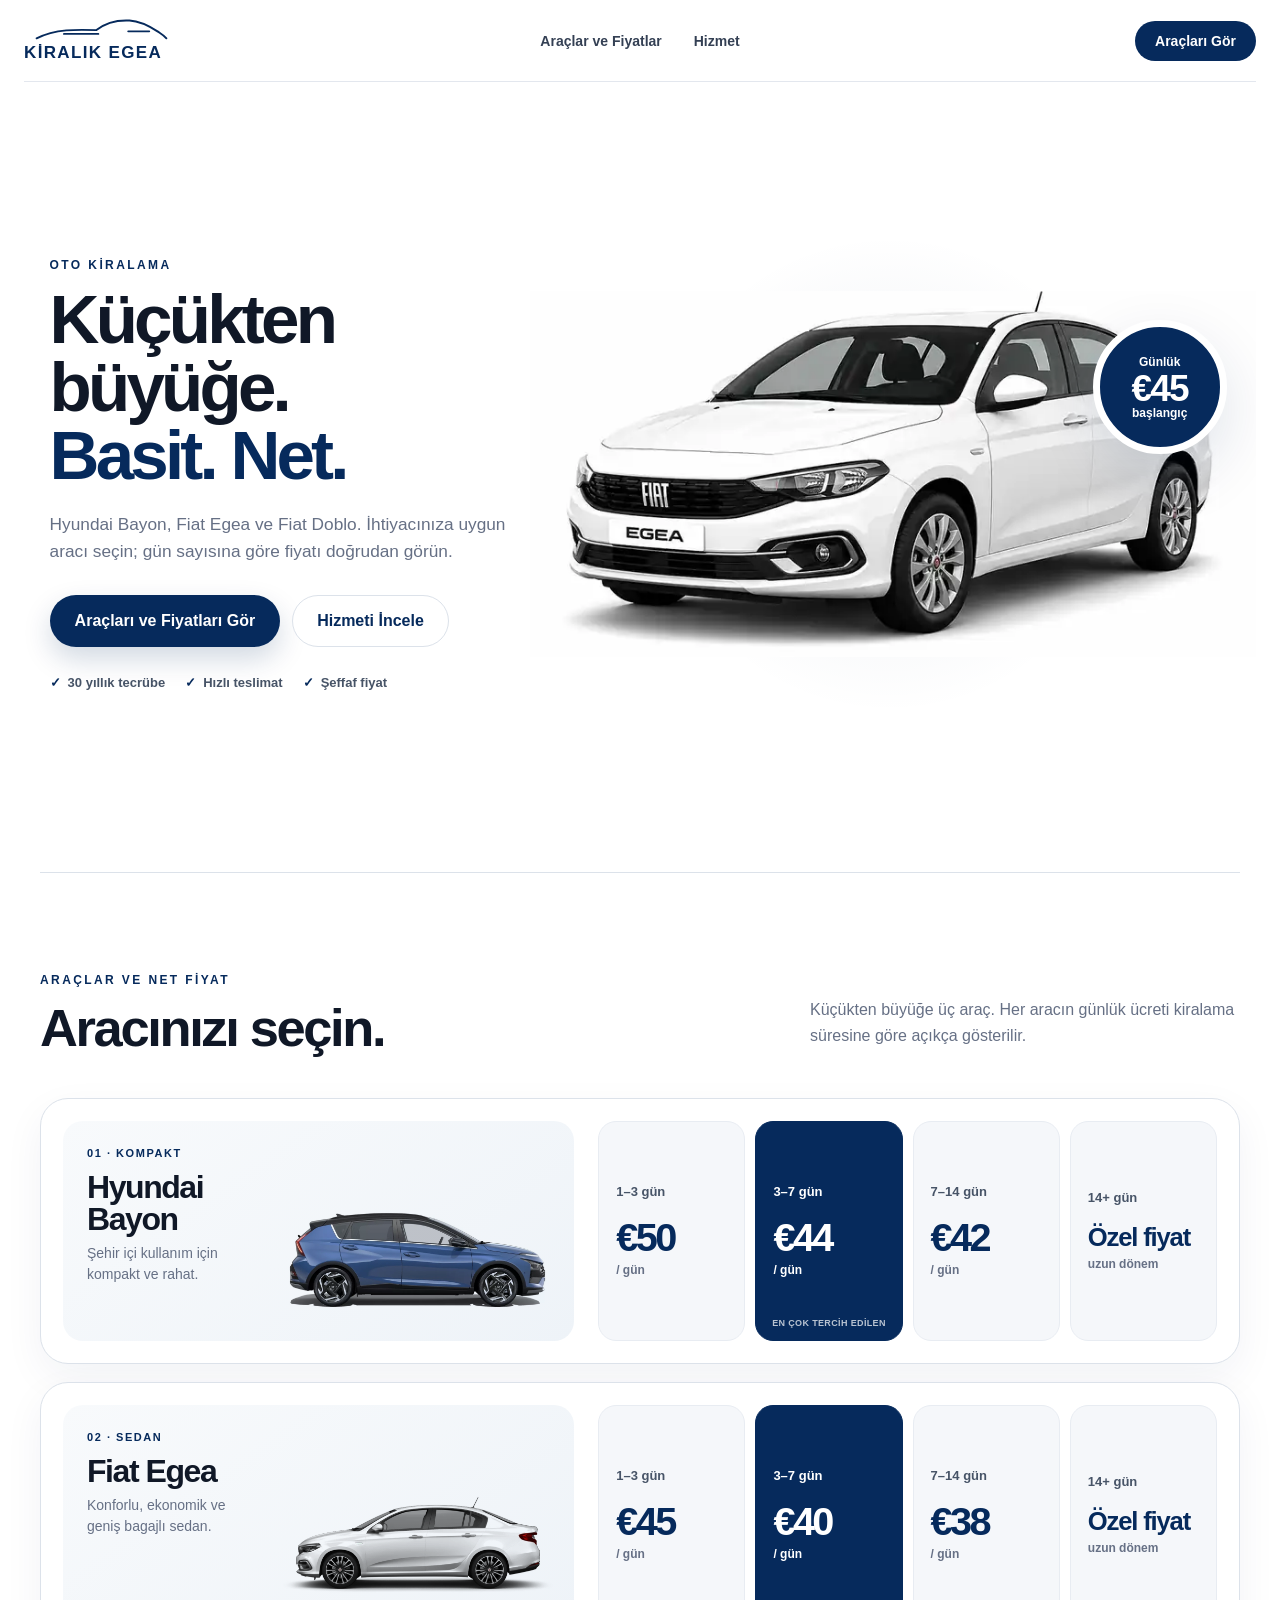
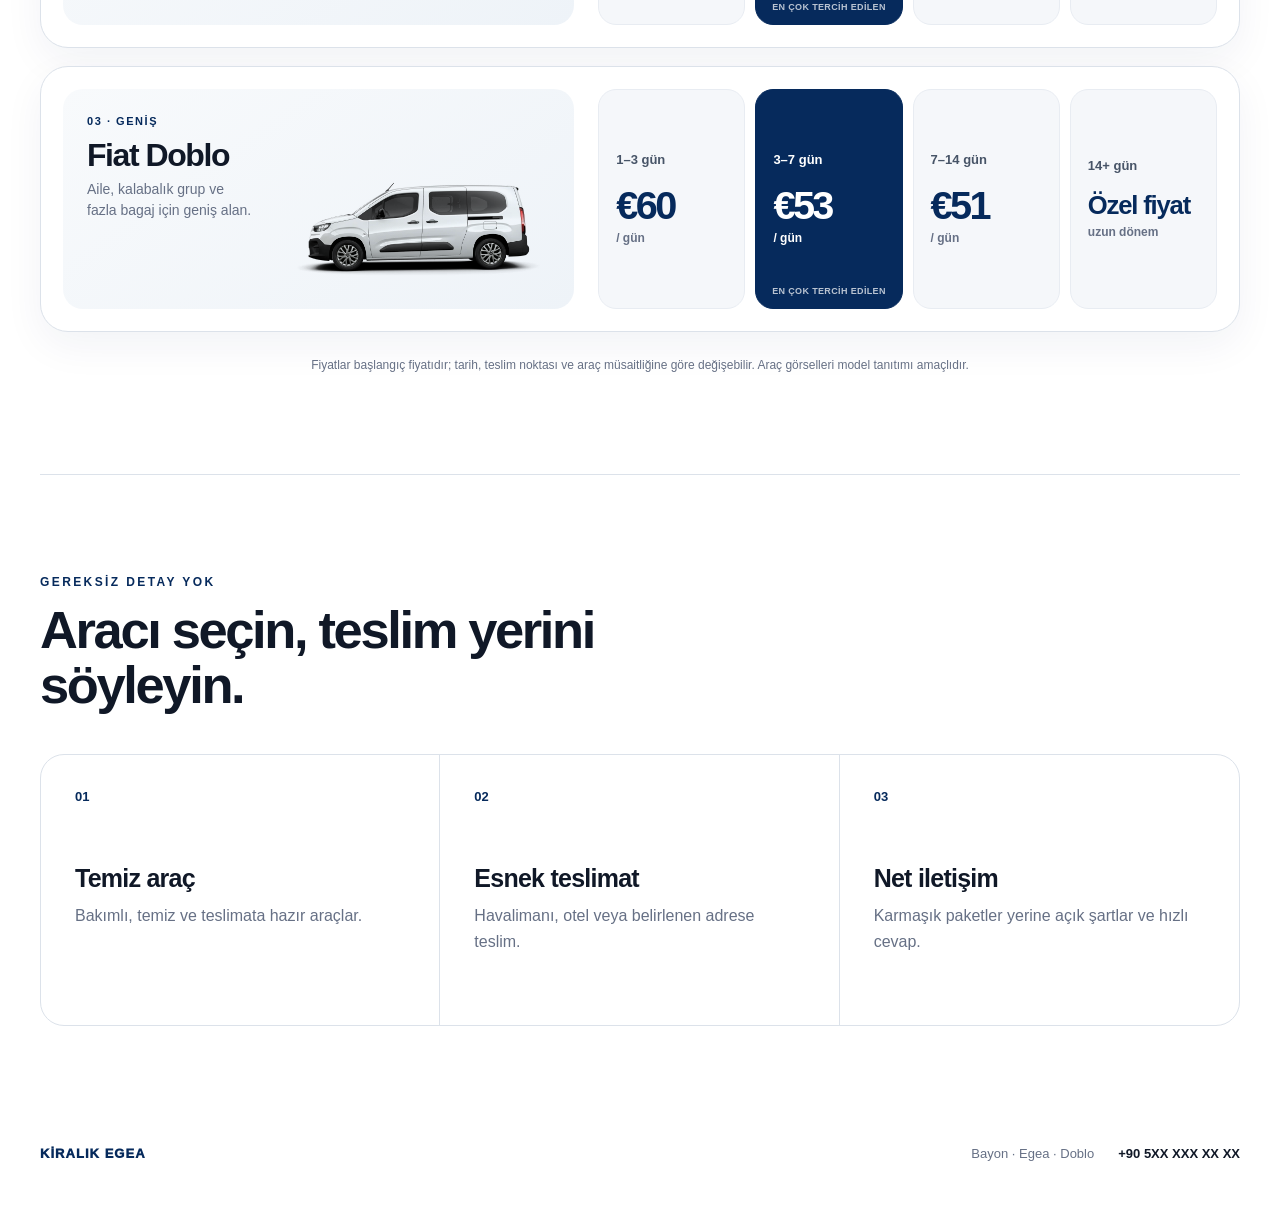
<file: index.html>
<!doctype html>
<html lang="tr">
<head>
  <meta charset="utf-8" />
  <meta name="viewport" content="width=device-width, initial-scale=1, viewport-fit=cover" />
  <meta name="theme-color" content="#ffffff" />
  <meta name="description" content="Hyundai Bayon, Fiat Egea ve Fiat Doblo kiralama. Araçlara ve gün sayısına göre net fiyatları görün." />
  <title>Kiralık Egea | Bayon, Egea ve Doblo Oto Kiralama</title>
  <link rel="icon" href="assets/favicon.svg" />
  <link rel="stylesheet" href="style.css" />
</head>
<body>
  <header class="site-header" aria-label="Ana menü">
    <a class="brand" href="#anasayfa" aria-label="Kiralık Egea ana sayfa">
      <svg class="brand-mark" viewBox="0 0 220 44" aria-hidden="true">
        <path d="M8 32c30-15 63-14 94-13 15-12 32-16 52-15 17 1 30 8 44 17 6 4 10 6 14 11" />
        <path d="M51 25h54m47-4h33" />
      </svg>
      <span>KİRALIK EGEA</span>
    </a>

    <nav class="desktop-nav" aria-label="Sayfa bağlantıları">
      <a href="#fiyatlar">Araçlar ve Fiyatlar</a>
      <a href="#avantajlar">Hizmet</a>
    </nav>

    <a class="header-cta" href="#fiyatlar">Araçları Gör</a>
  </header>

  <main id="anasayfa">
    <section class="hero" aria-labelledby="hero-title">
      <div class="hero-copy">
        <p class="eyebrow">OTO KİRALAMA</p>
        <h1 id="hero-title">Küçükten büyüğe.<br /><span>Basit. Net.</span></h1>
        <p class="hero-text">Hyundai Bayon, Fiat Egea ve Fiat Doblo. İhtiyacınıza uygun aracı seçin; gün sayısına göre fiyatı doğrudan görün.</p>

        <div class="hero-actions">
          <a class="button button-primary" href="#fiyatlar">Araçları ve Fiyatları Gör</a>
          <a class="button button-secondary" href="#avantajlar">Hizmeti İncele</a>
        </div>

        <div class="trust-row" aria-label="Hizmet özellikleri">
          <span>30 yıllık tecrübe</span>
          <span>Hızlı teslimat</span>
          <span>Şeffaf fiyat</span>
        </div>
      </div>

      <div class="hero-visual" aria-label="Beyaz Fiat Egea kiralık araç">
        <div class="price-badge">
          <span>Günlük</span>
          <strong>€45</strong>
          <small>başlangıç</small>
        </div>
        <img src="assets/egea-car.webp" alt="Beyaz Fiat Egea sedan" width="1220" height="610" fetchpriority="high" />
      </div>
    </section>

    <section class="fleet-pricing section" id="fiyatlar" aria-labelledby="pricing-title">
      <div class="section-heading section-heading-split">
        <div>
          <p class="eyebrow">ARAÇLAR VE NET FİYAT</p>
          <h2 id="pricing-title">Aracınızı seçin.</h2>
        </div>
        <p class="section-intro">Küçükten büyüğe üç araç. Her aracın günlük ücreti kiralama süresine göre açıkça gösterilir.</p>
      </div>

      <div class="vehicle-list">
        <article class="vehicle-card">
          <div class="vehicle-identity">
            <div class="vehicle-copy">
              <span class="vehicle-size">01 · KOMPAKT</span>
              <h3>Hyundai Bayon</h3>
              <p>Şehir içi kullanım için kompakt ve rahat.</p>
            </div>
            <img class="vehicle-image" src="assets/bayon-side.webp" alt="Hyundai Bayon yandan görünüm" width="1400" height="560" loading="lazy" />
          </div>
          <div class="vehicle-prices" aria-label="Hyundai Bayon günlük kiralama fiyatları">
            <div class="price-cell"><span>1–3 gün</span><strong>€50</strong><small>/ gün</small></div>
            <div class="price-cell is-popular"><span>3–7 gün</span><strong>€44</strong><small>/ gün</small><em>En çok tercih edilen</em></div>
            <div class="price-cell"><span>7–14 gün</span><strong>€42</strong><small>/ gün</small></div>
            <div class="price-cell"><span>14+ gün</span><strong class="price-text">Özel fiyat</strong><small>uzun dönem</small></div>
          </div>
        </article>

        <article class="vehicle-card">
          <div class="vehicle-identity">
            <div class="vehicle-copy">
              <span class="vehicle-size">02 · SEDAN</span>
              <h3>Fiat Egea</h3>
              <p>Konforlu, ekonomik ve geniş bagajlı sedan.</p>
            </div>
            <img class="vehicle-image" src="assets/egea-side.webp" alt="Fiat Egea yandan görünüm" width="1400" height="560" loading="lazy" />
          </div>
          <div class="vehicle-prices" aria-label="Fiat Egea günlük kiralama fiyatları">
            <div class="price-cell"><span>1–3 gün</span><strong>€45</strong><small>/ gün</small></div>
            <div class="price-cell is-popular"><span>3–7 gün</span><strong>€40</strong><small>/ gün</small><em>En çok tercih edilen</em></div>
            <div class="price-cell"><span>7–14 gün</span><strong>€38</strong><small>/ gün</small></div>
            <div class="price-cell"><span>14+ gün</span><strong class="price-text">Özel fiyat</strong><small>uzun dönem</small></div>
          </div>
        </article>

        <article class="vehicle-card">
          <div class="vehicle-identity">
            <div class="vehicle-copy">
              <span class="vehicle-size">03 · GENİŞ</span>
              <h3>Fiat Doblo</h3>
              <p>Aile, kalabalık grup ve fazla bagaj için geniş alan.</p>
            </div>
            <img class="vehicle-image" src="assets/doblo-side.webp" alt="Fiat Doblo yandan görünüm" width="1400" height="560" loading="lazy" />
          </div>
          <div class="vehicle-prices" aria-label="Fiat Doblo günlük kiralama fiyatları">
            <div class="price-cell"><span>1–3 gün</span><strong>€60</strong><small>/ gün</small></div>
            <div class="price-cell is-popular"><span>3–7 gün</span><strong>€53</strong><small>/ gün</small><em>En çok tercih edilen</em></div>
            <div class="price-cell"><span>7–14 gün</span><strong>€51</strong><small>/ gün</small></div>
            <div class="price-cell"><span>14+ gün</span><strong class="price-text">Özel fiyat</strong><small>uzun dönem</small></div>
          </div>
        </article>
      </div>

      <p class="pricing-note">Fiyatlar başlangıç fiyatıdır; tarih, teslim noktası ve araç müsaitliğine göre değişebilir. Araç görselleri model tanıtımı amaçlıdır.</p>
    </section>

    <section class="benefits section" id="avantajlar" aria-labelledby="benefits-title">
      <div class="section-heading">
        <p class="eyebrow">GEREKSİZ DETAY YOK</p>
        <h2 id="benefits-title">Aracı seçin, teslim yerini söyleyin.</h2>
      </div>
      <div class="benefit-grid">
        <article>
          <span class="benefit-number">01</span>
          <h3>Temiz araç</h3>
          <p>Bakımlı, temiz ve teslimata hazır araçlar.</p>
        </article>
        <article>
          <span class="benefit-number">02</span>
          <h3>Esnek teslimat</h3>
          <p>Havalimanı, otel veya belirlenen adrese teslim.</p>
        </article>
        <article>
          <span class="benefit-number">03</span>
          <h3>Net iletişim</h3>
          <p>Karmaşık paketler yerine açık şartlar ve hızlı cevap.</p>
        </article>
      </div>
    </section>
  </main>

  <footer>
    <a class="footer-brand" href="#anasayfa">KİRALIK EGEA</a>
    <p>Bayon · Egea · Doblo</p>
    <p class="contact-placeholder">+90 5XX XXX XX XX</p>
  </footer>

  <div class="mobile-bar" aria-label="Hızlı sayfa menüsü">
    <a href="#avantajlar">Hizmet</a>
    <a class="mobile-primary" href="#fiyatlar">Araçlar ve Fiyatlar</a>
  </div>
</body>
</html>
</file>
<file: style.css>
:root {
  --navy: #062a5c;
  --navy-dark: #041c3e;
  --ink: #101827;
  --muted: #667085;
  --line: #dce2ea;
  --soft: #f5f7fa;
  --white: #ffffff;
  --radius: 24px;
  --shadow: 0 22px 60px rgba(6, 42, 92, 0.12);
}

* { box-sizing: border-box; }
html { scroll-behavior: smooth; }
body {
  margin: 0;
  color: var(--ink);
  background: var(--white);
  font-family: Inter, ui-sans-serif, -apple-system, BlinkMacSystemFont, "Segoe UI", Arial, sans-serif;
  -webkit-font-smoothing: antialiased;
}
a { color: inherit; text-decoration: none; }
img { max-width: 100%; }
h1, h2, h3, p { margin-top: 0; }

.site-header {
  position: sticky;
  top: 0;
  z-index: 20;
  display: grid;
  grid-template-columns: 1fr auto 1fr;
  align-items: center;
  width: min(1400px, calc(100% - 48px));
  min-height: 82px;
  margin: 0 auto;
  background: rgba(255, 255, 255, 0.94);
  border-bottom: 1px solid rgba(220, 226, 234, 0.8);
  backdrop-filter: blur(14px);
}

.brand {
  display: inline-flex;
  flex-direction: column;
  align-items: flex-start;
  width: max-content;
  color: var(--navy);
  font-size: 17px;
  font-weight: 900;
  letter-spacing: 0.08em;
}
.brand-mark { width: 155px; height: 28px; margin-bottom: -3px; }
.brand-mark path { fill: none; stroke: currentColor; stroke-linecap: round; stroke-width: 3; }
.desktop-nav { display: flex; gap: 32px; color: #344054; font-size: 14px; font-weight: 700; }
.desktop-nav a:hover { color: var(--navy); }
.header-cta {
  justify-self: end;
  padding: 12px 20px;
  color: var(--white);
  background: var(--navy);
  border-radius: 999px;
  font-size: 14px;
  font-weight: 800;
}

.hero {
  display: grid;
  grid-template-columns: minmax(320px, 0.92fr) minmax(520px, 1.35fr);
  align-items: center;
  width: min(1400px, calc(100% - 48px));
  min-height: min(790px, calc(100dvh - 83px));
  margin: 0 auto;
  padding: 44px 0 50px;
  overflow: hidden;
}
.hero-copy { position: relative; z-index: 2; padding-left: clamp(0px, 2vw, 28px); }
.eyebrow {
  margin: 0 0 14px;
  color: var(--navy);
  font-size: 12px;
  font-weight: 900;
  letter-spacing: 0.2em;
}
h1 {
  margin-bottom: 22px;
  font-size: clamp(48px, 5.4vw, 84px);
  line-height: 0.98;
  letter-spacing: -0.055em;
}
h1 span { color: var(--navy); }
.hero-text {
  max-width: 590px;
  margin-bottom: 30px;
  color: var(--muted);
  font-size: clamp(17px, 1.35vw, 21px);
  line-height: 1.55;
}
.hero-actions { display: flex; flex-wrap: wrap; gap: 12px; }
.button {
  display: inline-flex;
  align-items: center;
  justify-content: center;
  min-height: 52px;
  padding: 0 24px;
  border: 1px solid transparent;
  border-radius: 999px;
  font-weight: 850;
  transition: transform 160ms ease, box-shadow 160ms ease, background 160ms ease;
}
.button:hover { transform: translateY(-2px); }
.button-primary { color: var(--white); background: var(--navy); box-shadow: 0 12px 28px rgba(6, 42, 92, 0.18); }
.button-primary:hover { background: var(--navy-dark); }
.button-secondary { color: var(--navy); background: var(--white); border-color: var(--line); }
.trust-row { display: flex; flex-wrap: wrap; gap: 10px 20px; margin-top: 28px; color: #475467; font-size: 13px; font-weight: 700; }
.trust-row span::before { content: "✓"; margin-right: 7px; color: var(--navy); font-weight: 950; }

.hero-visual { position: relative; display: grid; place-items: center; min-width: 0; }
.hero-visual::before {
  content: "";
  position: absolute;
  z-index: -1;
  width: 70%;
  aspect-ratio: 1;
  background: radial-gradient(circle, rgba(6, 42, 92, 0.08), transparent 66%);
  border-radius: 50%;
}
.hero-visual img { display: block; width: min(100%, 900px); height: auto; transform: translateX(1%); }
.price-badge {
  position: absolute;
  top: 8%;
  right: 4%;
  z-index: 3;
  display: grid;
  min-width: 134px;
  padding: 18px;
  color: var(--white);
  background: var(--navy);
  border: 7px solid var(--white);
  border-radius: 50%;
  aspect-ratio: 1;
  place-content: center;
  text-align: center;
  box-shadow: var(--shadow);
}
.price-badge span, .price-badge small { font-size: 12px; font-weight: 750; }
.price-badge strong { margin: 1px 0 -1px; font-size: 37px; line-height: 1; letter-spacing: -0.05em; }

.section { width: min(1200px, calc(100% - 48px)); margin: 0 auto; padding: 100px 0; }
.section-heading { max-width: 760px; margin-bottom: 42px; }
.section-heading h2 { margin-bottom: 0; font-size: clamp(36px, 4.1vw, 62px); line-height: 1.04; letter-spacing: -0.045em; }
.section-heading-split {
  display: grid;
  grid-template-columns: minmax(0, 1fr) minmax(280px, 430px);
  gap: 54px;
  align-items: end;
  max-width: none;
}
.section-intro { margin: 0 0 6px; color: var(--muted); font-size: 16px; line-height: 1.65; }

.fleet-pricing { border-top: 1px solid var(--line); }
.vehicle-list { display: grid; gap: 18px; }
.vehicle-card {
  display: grid;
  grid-template-columns: minmax(390px, 0.95fr) minmax(560px, 1.15fr);
  gap: 24px;
  align-items: stretch;
  padding: 22px;
  background: var(--white);
  border: 1px solid var(--line);
  border-radius: 28px;
  box-shadow: 0 14px 40px rgba(6, 42, 92, 0.055);
}
.vehicle-identity {
  position: relative;
  display: grid;
  grid-template-columns: minmax(150px, 0.6fr) minmax(200px, 1.1fr);
  align-items: center;
  min-height: 220px;
  padding: 22px 10px 12px 24px;
  overflow: hidden;
  background: linear-gradient(145deg, #f8fafc 0%, #eef3f8 100%);
  border-radius: 20px;
}
.vehicle-copy { position: relative; z-index: 2; align-self: start; padding-top: 4px; }
.vehicle-size {
  display: block;
  margin-bottom: 12px;
  color: var(--navy);
  font-size: 11px;
  font-weight: 900;
  letter-spacing: 0.14em;
}
.vehicle-copy h3 { margin-bottom: 8px; font-size: clamp(28px, 2.5vw, 38px); line-height: 1; letter-spacing: -0.045em; }
.vehicle-copy p { max-width: 220px; margin-bottom: 0; color: var(--muted); font-size: 14px; line-height: 1.5; }
.vehicle-image {
  align-self: end;
  width: 115%;
  max-width: none;
  height: auto;
  margin-left: -5%;
  object-fit: contain;
  mix-blend-mode: multiply;
}

.vehicle-prices {
  display: grid;
  grid-template-columns: repeat(4, minmax(0, 1fr));
  gap: 10px;
}
.price-cell {
  position: relative;
  display: flex;
  flex-direction: column;
  justify-content: center;
  min-height: 220px;
  padding: 20px 17px;
  background: var(--soft);
  border: 1px solid #e8ecf2;
  border-radius: 18px;
}
.price-cell > span { margin-bottom: 20px; color: #475467; font-size: 13px; font-weight: 850; }
.price-cell strong { color: var(--navy); font-size: clamp(37px, 3.1vw, 50px); line-height: 0.95; letter-spacing: -0.065em; }
.price-cell strong.price-text { max-width: 110px; font-size: clamp(23px, 2vw, 30px); line-height: 1; letter-spacing: -0.045em; }
.price-cell small { margin-top: 7px; color: var(--muted); font-size: 12px; font-weight: 700; }
.price-cell em {
  position: absolute;
  right: 12px;
  bottom: 12px;
  left: 12px;
  color: rgba(255, 255, 255, 0.72);
  font-size: 9px;
  font-style: normal;
  font-weight: 850;
  letter-spacing: 0.04em;
  text-align: center;
  text-transform: uppercase;
}
.price-cell.is-popular { color: var(--white); background: var(--navy); border-color: var(--navy); }
.price-cell.is-popular > span, .price-cell.is-popular strong, .price-cell.is-popular small { color: var(--white); }
.pricing-note { max-width: 900px; margin: 24px auto 0; color: var(--muted); font-size: 12px; line-height: 1.55; text-align: center; }

.benefits { border-top: 1px solid var(--line); }
.benefit-grid { display: grid; grid-template-columns: repeat(3, 1fr); gap: 0; border: 1px solid var(--line); border-radius: var(--radius); overflow: hidden; }
.benefit-grid article { min-height: 270px; padding: 34px; border-right: 1px solid var(--line); }
.benefit-grid article:last-child { border-right: 0; }
.benefit-number { display: block; margin-bottom: 60px; color: var(--navy); font-size: 13px; font-weight: 900; }
.benefit-grid h3 { margin-bottom: 10px; font-size: 25px; letter-spacing: -0.03em; }
.benefit-grid p { margin-bottom: 0; color: var(--muted); line-height: 1.6; }

footer {
  display: grid;
  grid-template-columns: 1fr auto auto;
  gap: 24px;
  align-items: center;
  width: min(1200px, calc(100% - 48px));
  margin: 0 auto;
  padding: 20px 0 50px;
  color: var(--muted);
  font-size: 13px;
}
.footer-brand { color: var(--navy); font-weight: 950; letter-spacing: 0.08em; }
footer p { margin: 0; }
.contact-placeholder { color: var(--ink); font-weight: 800; }
.mobile-bar { display: none; }

@media (max-width: 1100px) {
  .vehicle-card { grid-template-columns: 1fr; }
  .vehicle-identity { grid-template-columns: minmax(200px, 0.65fr) minmax(300px, 1.35fr); }
  .vehicle-image { width: 100%; margin-left: 0; }
  .price-cell { min-height: 180px; }
}

@media (max-width: 980px) {
  .site-header { grid-template-columns: 1fr auto; width: min(100% - 32px, 920px); }
  .desktop-nav { display: none; }
  .hero { grid-template-columns: 1fr; width: min(100% - 32px, 820px); min-height: auto; padding-top: 62px; text-align: center; }
  .hero-copy { padding-left: 0; }
  .hero-text { margin-right: auto; margin-left: auto; }
  .hero-actions, .trust-row { justify-content: center; }
  .hero-visual { margin-top: 24px; }
  .hero-visual img { width: min(100%, 820px); }
  .price-badge { top: 0; right: 2%; }
  .section-heading-split { grid-template-columns: 1fr; gap: 18px; }
}

@media (max-width: 760px) {
  body { padding-bottom: calc(72px + env(safe-area-inset-bottom)); }
  .site-header { min-height: 68px; }
  .brand { font-size: 14px; }
  .brand-mark { width: 128px; height: 23px; }
  .header-cta { display: none; }
  .hero { padding: 52px 0 28px; }
  h1 { font-size: clamp(44px, 13vw, 64px); }
  .hero-text { font-size: 16px; }
  .hero-actions { display: grid; grid-template-columns: 1fr; }
  .hero-actions .button { width: 100%; }
  .trust-row { gap: 10px 14px; font-size: 12px; }
  .hero-visual { margin-top: 8px; }
  .hero-visual img { width: 115%; max-width: none; transform: translateX(-1%); }
  .price-badge { top: 1%; right: -2%; min-width: 104px; padding: 13px; border-width: 5px; }
  .price-badge strong { font-size: 29px; }
  .price-badge span, .price-badge small { font-size: 10px; }

  .section { width: min(100% - 24px, 620px); padding: 72px 0; }
  .section-heading { margin-bottom: 28px; }
  .section-heading h2 { font-size: 38px; }
  .section-intro { font-size: 15px; }

  .vehicle-list { gap: 14px; }
  .vehicle-card { gap: 12px; padding: 12px; border-radius: 23px; }
  .vehicle-identity {
    grid-template-columns: 1fr;
    min-height: 300px;
    padding: 24px 18px 6px;
  }
  .vehicle-copy { padding: 0 4px; }
  .vehicle-copy p { max-width: 280px; }
  .vehicle-image { align-self: end; width: 108%; margin: 2px 0 -2px -4%; }
  .vehicle-prices { grid-template-columns: repeat(2, minmax(0, 1fr)); gap: 8px; }
  .price-cell { min-height: 148px; padding: 17px 14px; border-radius: 16px; }
  .price-cell > span { margin-bottom: 14px; font-size: 12px; }
  .price-cell strong { font-size: 39px; }
  .price-cell strong.price-text { font-size: 24px; }
  .price-cell em { font-size: 8px; }

  .benefit-grid { grid-template-columns: 1fr; }
  .benefit-grid article { min-height: 210px; border-right: 0; border-bottom: 1px solid var(--line); }
  .benefit-grid article:last-child { border-bottom: 0; }
  .benefit-number { margin-bottom: 32px; }

  footer { grid-template-columns: 1fr; width: min(100% - 32px, 620px); gap: 8px; padding-bottom: 34px; }
  .mobile-bar {
    position: fixed;
    right: 0;
    bottom: 0;
    left: 0;
    z-index: 30;
    display: grid;
    grid-template-columns: 0.7fr 1.3fr;
    gap: 10px;
    padding: 10px 14px calc(10px + env(safe-area-inset-bottom));
    background: rgba(255, 255, 255, 0.96);
    border-top: 1px solid var(--line);
    backdrop-filter: blur(14px);
  }
  .mobile-bar a { display: grid; min-height: 50px; place-items: center; border: 1px solid var(--line); border-radius: 999px; font-weight: 850; }
  .mobile-bar .mobile-primary { color: var(--white); background: var(--navy); border-color: var(--navy); }
}

@media (prefers-reduced-motion: reduce) {
  html { scroll-behavior: auto; }
  .button { transition: none; }
}
</file>
